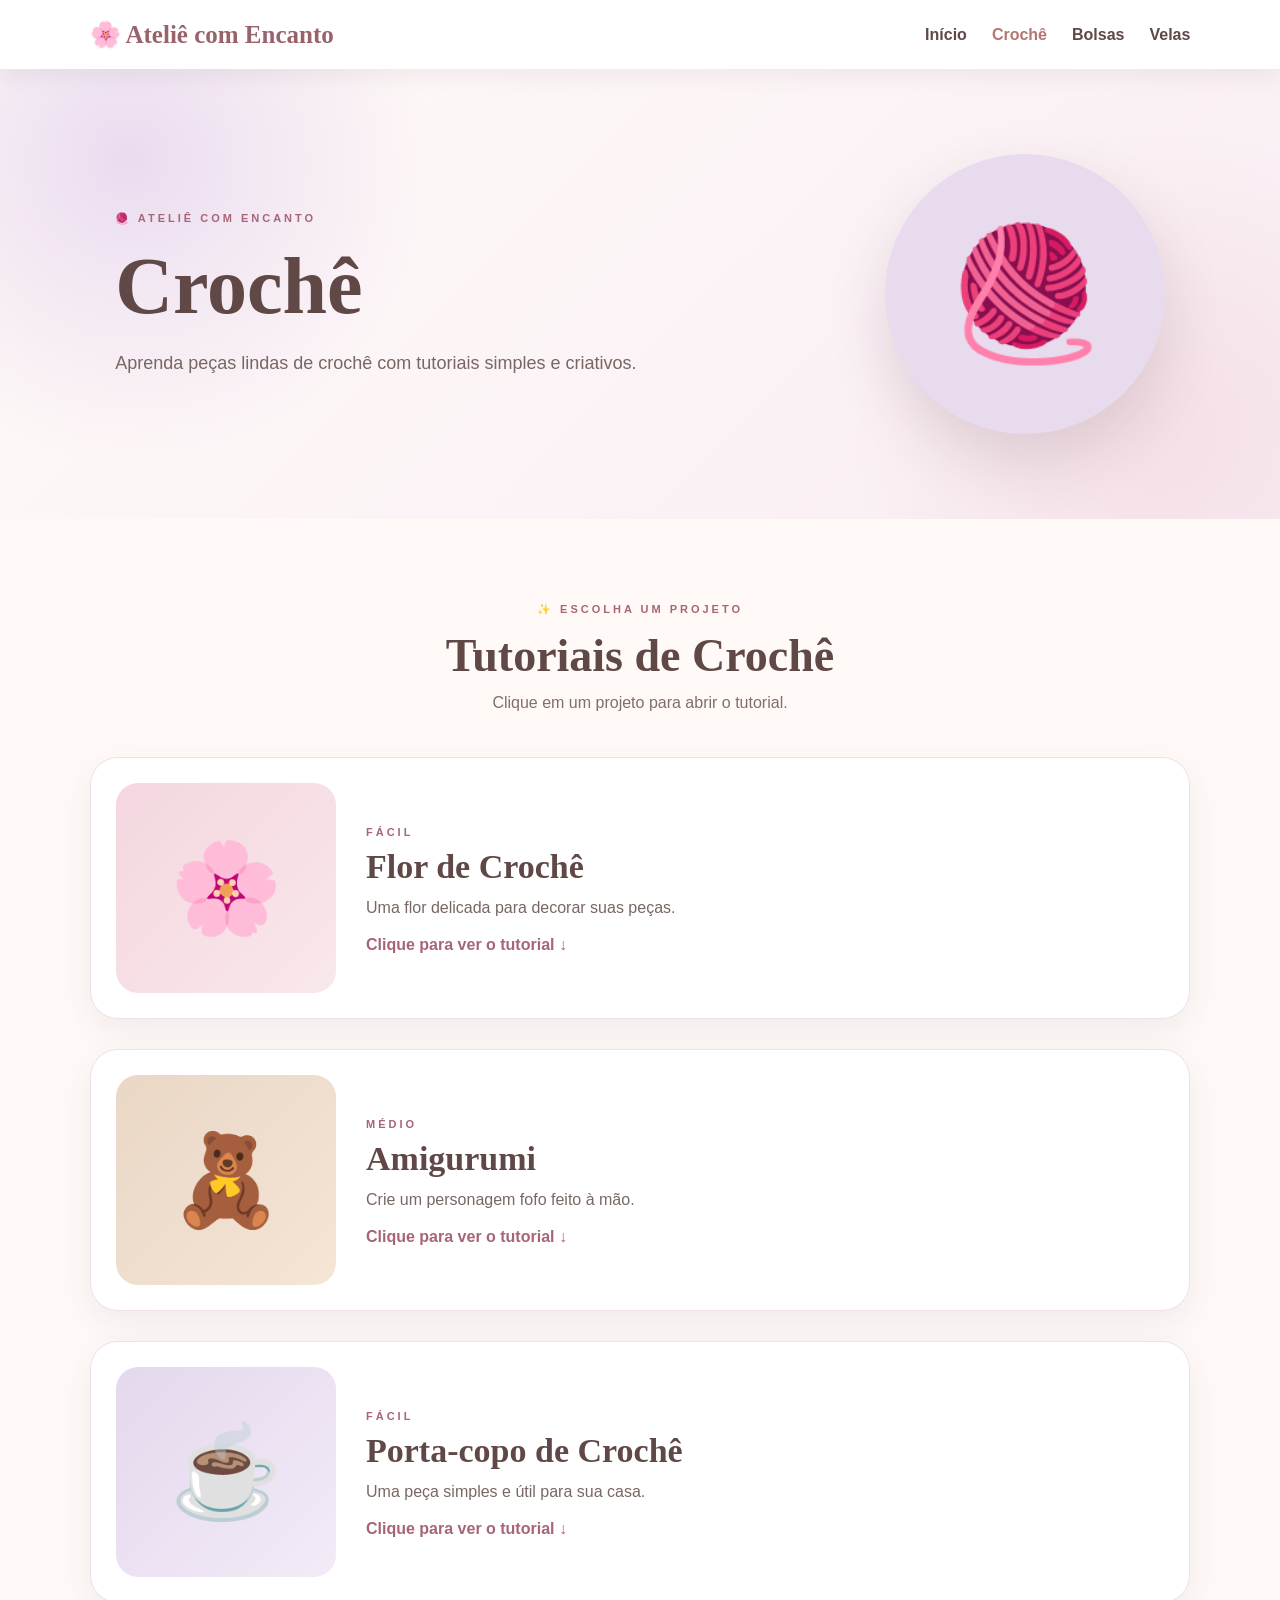
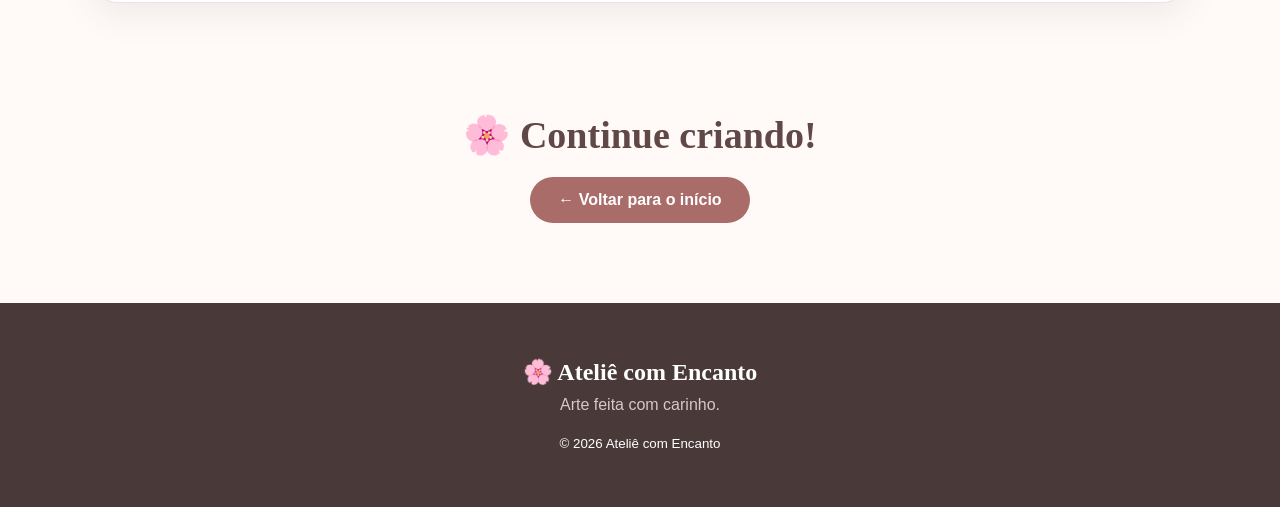
<file: croche.html>
<!DOCTYPE html>
<html lang="pt-BR">

<head>
    <meta charset="UTF-8">
    <meta name="viewport" content="width=device-width, initial-scale=1.0">

    <title>Crochê | Ateliê com Encanto</title>

    <link rel="stylesheet" href="croche.css">
</head>

<body>

    <header class="topo">

        <a href="index.html" class="logo">
            🌸 Ateliê com Encanto
        </a>

        <nav>
            <a href="index.html">Início</a>
            <a href="croche.html" class="ativo">Crochê</a>
            <a href="bolsas.html">Bolsas</a>
            <a href="velas.html">Velas</a>
        </nav>

    </header>


    <!-- CAPA -->

    <section class="hero">

        <div>
            <span>🧶 ATELIÊ COM ENCANTO</span>

            <h1>
                Crochê
            </h1>

            <p>
                Aprenda peças lindas de crochê
                com tutoriais simples e criativos.
            </p>
        </div>

        <div class="icone-grande">
            🧶
        </div>

    </section>


    <!-- TÍTULO -->

    <section class="titulo">

        <span>✨ ESCOLHA UM PROJETO</span>

        <h2>
            Tutoriais de Crochê
        </h2>

        <p>
            Clique em um projeto para abrir o tutorial.
        </p>

    </section>


    <!-- PROJETOS -->

    <main class="projetos">


        <!-- FLOR -->

        <details class="projeto">

            <summary>

                <div class="imagem flor">
                    🌸
                </div>

                <div>
                    <span>FÁCIL</span>

                    <h2>
                        Flor de Crochê
                    </h2>

                    <p>
                        Uma flor delicada para decorar
                        suas peças.
                    </p>

                    <strong>
                        Clique para ver o tutorial ↓
                    </strong>
                </div>

            </summary>


            <!-- TUTORIAL -->

            <div class="tutorial">

                <h3>🧶 Tutorial: Flor de Crochê</h3>

                <h4>Materiais</h4>

                <ul>
                    <li>Linha de crochê</li>
                    <li>Agulha de crochê</li>
                    <li>Tesoura</li>
                    <li>Agulha de tapeçaria</li>
                </ul>

                <h4>Passo a passo</h4>

                <ol>
                    <li>Faça um círculo mágico.</li>

                    <li>
                        Faça pontos baixos dentro
                        do círculo.
                    </li>

                    <li>
                        Faça os pontos necessários
                        para formar as pétalas.
                    </li>

                    <li>
                        Continue fazendo as pétalas
                        até completar a flor.
                    </li>

                    <li>
                        Arremate e esconda o fio.
                    </li>
                </ol>

            </div>

        </details>


        <!-- AMIGURUMI -->

        <details class="projeto">

            <summary>

                <div class="imagem urso">
                    🧸
                </div>

                <div>
                    <span>MÉDIO</span>

                    <h2>
                        Amigurumi
                    </h2>

                    <p>
                        Crie um personagem fofo
                        feito à mão.
                    </p>

                    <strong>
                        Clique para ver o tutorial ↓
                    </strong>
                </div>

            </summary>


            <div class="tutorial">

                <h3>🧸 Tutorial: Amigurumi</h3>

                <h4>Materiais</h4>

                <ul>
                    <li>Fio para amigurumi</li>
                    <li>Agulha de crochê</li>
                    <li>Enchimento</li>
                    <li>Olhos de segurança</li>
                    <li>Agulha de tapeçaria</li>
                </ul>

                <h4>Passo a passo</h4>

                <ol>
                    <li>Faça um círculo mágico.</li>

                    <li>
                        Trabalhe os pontos baixos
                        em espiral.
                    </li>

                    <li>
                        Faça aumentos para formar
                        o corpo.
                    </li>

                    <li>
                        Coloque o enchimento.
                    </li>

                    <li>
                        Diminua os pontos para fechar.
                    </li>

                    <li>
                        Faça os detalhes do personagem.
                    </li>
                </ol>

            </div>

        </details>


        <!-- PORTA-COPOS -->

        <details class="projeto">

            <summary>

                <div class="imagem porta">
                    ☕
                </div>

                <div>
                    <span>FÁCIL</span>

                    <h2>
                        Porta-copo de Crochê
                    </h2>

                    <p>
                        Uma peça simples e útil
                        para sua casa.
                    </p>

                    <strong>
                        Clique para ver o tutorial ↓
                    </strong>
                </div>

            </summary>


            <div class="tutorial">

                <h3>☕ Tutorial: Porta-copo</h3>

                <h4>Materiais</h4>

                <ul>
                    <li>Fio de algodão</li>
                    <li>Agulha de crochê</li>
                    <li>Tesoura</li>
                </ul>

                <h4>Passo a passo</h4>

                <ol>
                    <li>Faça um círculo mágico.</li>

                    <li>
                        Trabalhe pontos baixos
                        ao redor.
                    </li>

                    <li>
                        Faça aumentos para
                        aumentar o círculo.
                    </li>

                    <li>
                        Continue até atingir
                        o tamanho desejado.
                    </li>

                    <li>
                        Arremate o fio.
                    </li>
                </ol>

            </div>

        </details>


    </main>


    <!-- VOLTAR -->

    <section class="final">

        <h2>
            🌸 Continue criando!
        </h2>

        <a href="index.html">
            ← Voltar para o início
        </a>

    </section>


    <footer>

        <h2>🌸 Ateliê com Encanto</h2>

        <p>
            Arte feita com carinho.
        </p>

        <small>
            © 2026 Ateliê com Encanto
        </small>

    </footer>

</body>

</html>
</file>
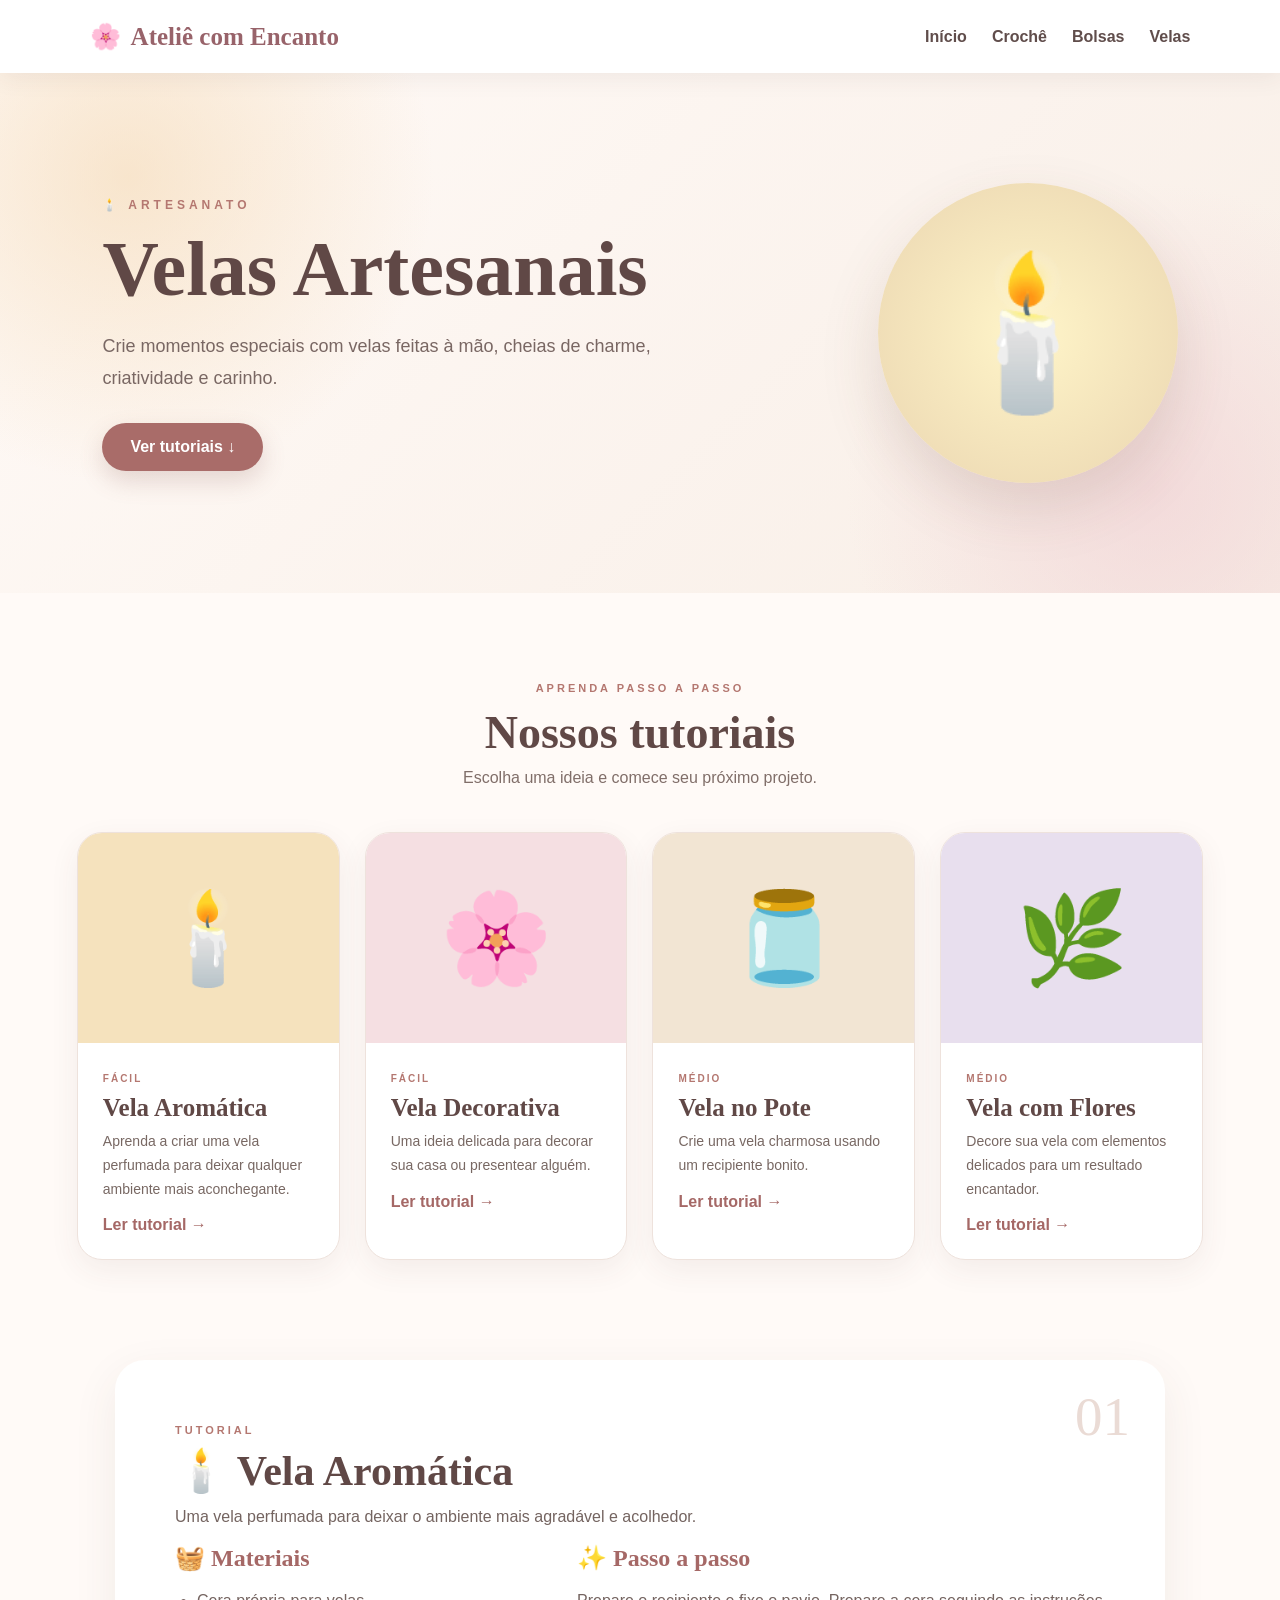
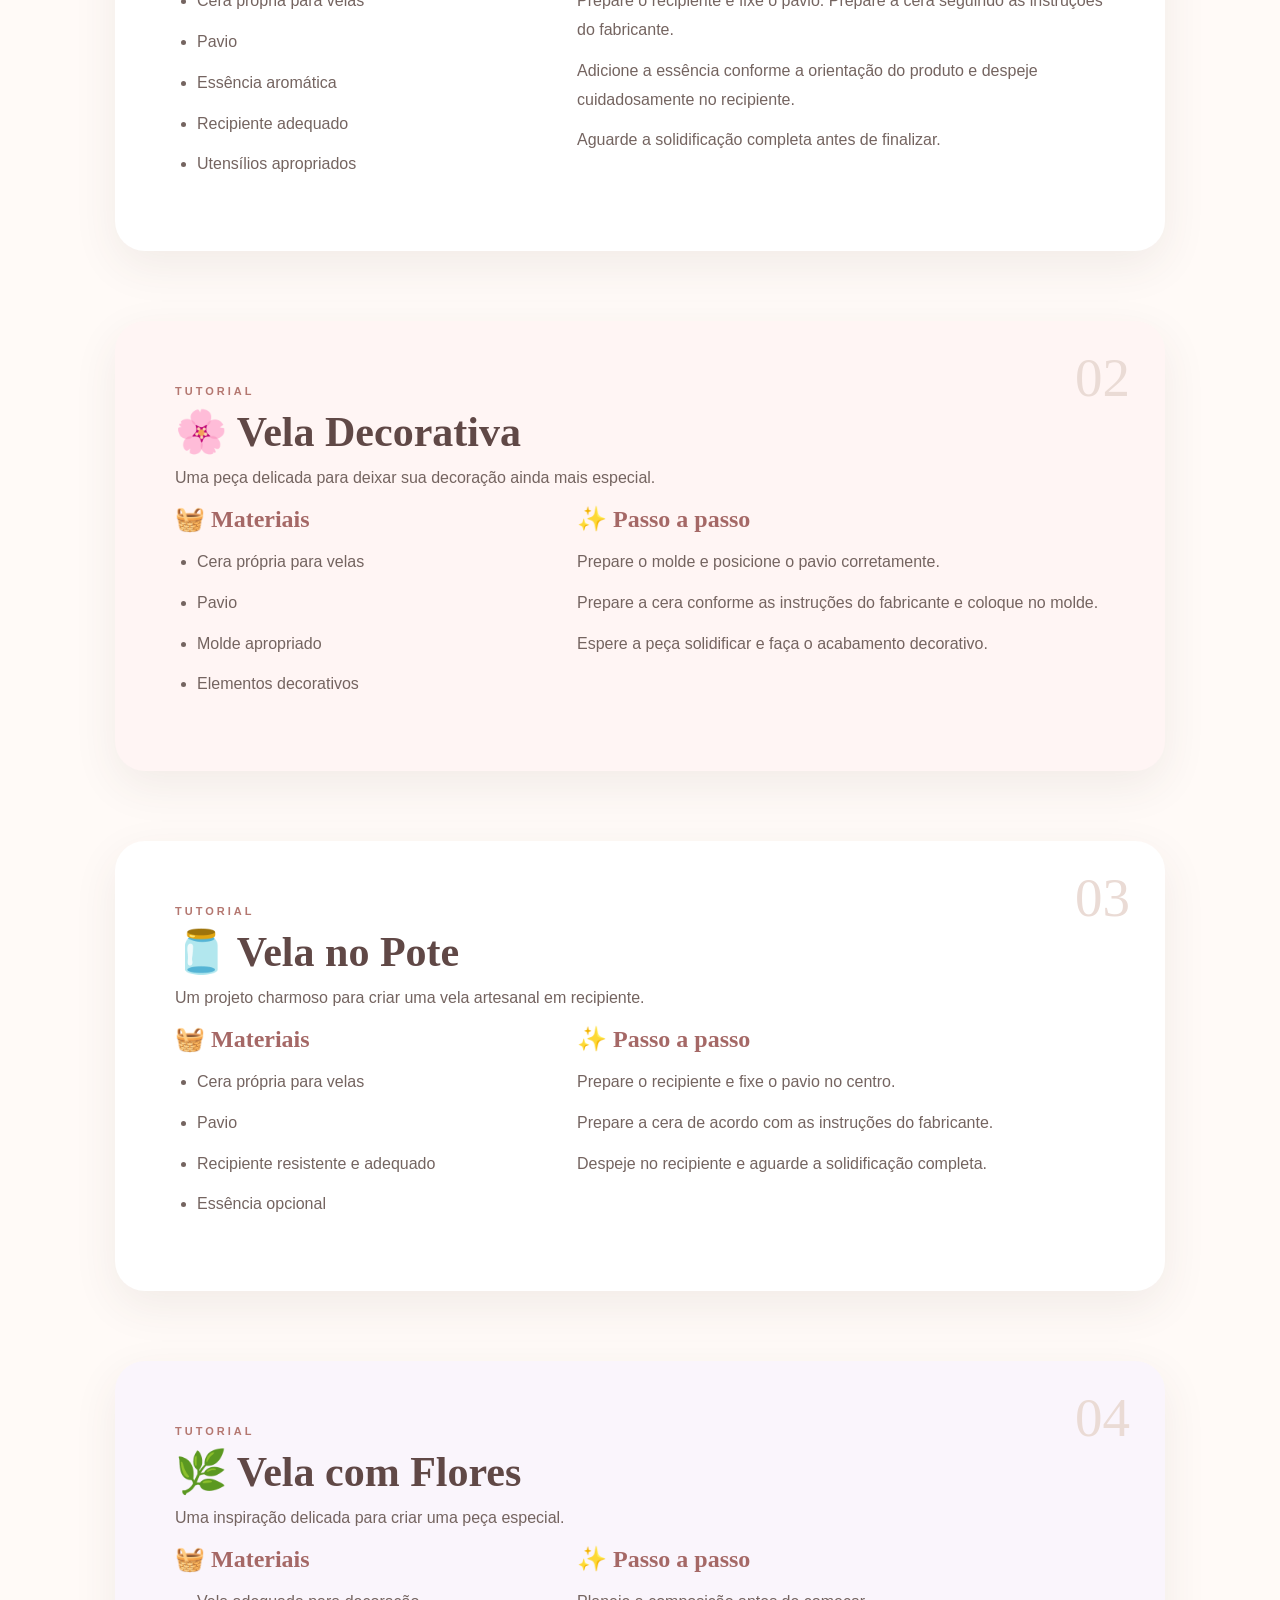
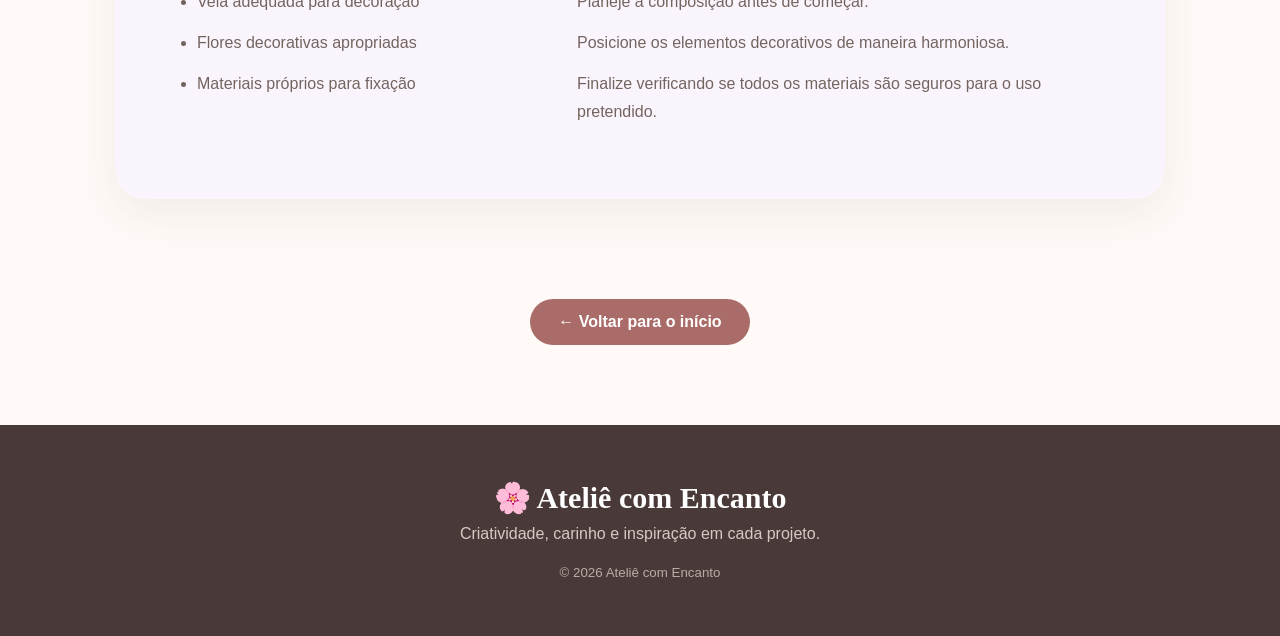
<file: velas.html>
<!DOCTYPE html>
<html lang="pt-BR">

<head>
    <meta charset="UTF-8">
    <meta name="viewport" content="width=device-width, initial-scale=1.0">

    <title>Velas Artesanais | Ateliê com Encanto</title>

    <link rel="stylesheet" href="velas.css">
</head>

<body>

    <!-- =========================
         MENU
    ========================== -->

    <header class="topo">

        <a href="index.html" class="logo">
            🌸
            <span>Ateliê com Encanto</span>
        </a>

        <nav>
            <a href="index.html">Início</a>
            <a href="croche.html">Crochê</a>
            <a href="bolsas.html">Bolsas</a>
            <a href="velas.html">Velas</a>
        </nav>

    </header>


    <!-- =========================
         CAPA
    ========================== -->

    <section class="hero">

        <div class="hero-conteudo">

            <span>🕯️ ARTESANATO</span>

            <h1>
                Velas Artesanais
            </h1>

            <p>
                Crie momentos especiais com velas
                feitas à mão, cheias de charme,
                criatividade e carinho.
            </p>

            <a href="#tutoriais" class="botao">
                Ver tutoriais ↓
            </a>

        </div>

        <div class="hero-vela">
            🕯️
        </div>

    </section>


    <!-- =========================
         TÍTULO
    ========================== -->

    <section class="titulo" id="tutoriais">

        <span>APRENDA PASSO A PASSO</span>

        <h2>
            Nossos tutoriais
        </h2>

        <p>
            Escolha uma ideia e comece seu próximo projeto.
        </p>

    </section>


    <!-- =========================
         CARDS
    ========================== -->

    <main class="cards">


        <article class="card">

            <div class="card-imagem dourado">
                🕯️
            </div>

            <div class="card-conteudo">

                <small>FÁCIL</small>

                <h3>
                    Vela Aromática
                </h3>

                <p>
                    Aprenda a criar uma vela perfumada
                    para deixar qualquer ambiente
                    mais aconchegante.
                </p>

                <a href="#aromatica">
                    Ler tutorial →
                </a>

            </div>

        </article>


        <article class="card">

            <div class="card-imagem rosa">
                🌸
            </div>

            <div class="card-conteudo">

                <small>FÁCIL</small>

                <h3>
                    Vela Decorativa
                </h3>

                <p>
                    Uma ideia delicada para decorar
                    sua casa ou presentear alguém.
                </p>

                <a href="#decorativa">
                    Ler tutorial →
                </a>

            </div>

        </article>


        <article class="card">

            <div class="card-imagem creme">
                🫙
            </div>

            <div class="card-conteudo">

                <small>MÉDIO</small>

                <h3>
                    Vela no Pote
                </h3>

                <p>
                    Crie uma vela charmosa usando
                    um recipiente bonito.
                </p>

                <a href="#pote">
                    Ler tutorial →
                </a>

            </div>

        </article>


        <article class="card">

            <div class="card-imagem lilas">
                🌿
            </div>

            <div class="card-conteudo">

                <small>MÉDIO</small>

                <h3>
                    Vela com Flores
                </h3>

                <p>
                    Decore sua vela com elementos
                    delicados para um resultado encantador.
                </p>

                <a href="#flores">
                    Ler tutorial →
                </a>

            </div>

        </article>

    </main>


    <!-- =========================
         TUTORIAL 1
    ========================== -->

    <section class="tutorial" id="aromatica">

        <div class="numero">
            01
        </div>

        <span>TUTORIAL</span>

        <h2>
            🕯️ Vela Aromática
        </h2>

        <p class="intro">
            Uma vela perfumada para deixar o ambiente
            mais agradável e acolhedor.
        </p>

        <div class="tutorial-grid">

            <div>

                <h3>🧺 Materiais</h3>

                <ul>
                    <li>Cera própria para velas</li>
                    <li>Pavio</li>
                    <li>Essência aromática</li>
                    <li>Recipiente adequado</li>
                    <li>Utensílios apropriados</li>
                </ul>

            </div>

            <div>

                <h3>✨ Passo a passo</h3>

                <p>
                    Prepare o recipiente e fixe o pavio.
                    Prepare a cera seguindo as instruções
                    do fabricante.
                </p>

                <p>
                    Adicione a essência conforme a
                    orientação do produto e despeje
                    cuidadosamente no recipiente.
                </p>

                <p>
                    Aguarde a solidificação completa
                    antes de finalizar.
                </p>

            </div>

        </div>

    </section>


    <!-- =========================
         TUTORIAL 2
    ========================== -->

    <section class="tutorial rosa-fundo" id="decorativa">

        <div class="numero">
            02
        </div>

        <span>TUTORIAL</span>

        <h2>
            🌸 Vela Decorativa
        </h2>

        <p class="intro">
            Uma peça delicada para deixar sua decoração
            ainda mais especial.
        </p>

        <div class="tutorial-grid">

            <div>

                <h3>🧺 Materiais</h3>

                <ul>
                    <li>Cera própria para velas</li>
                    <li>Pavio</li>
                    <li>Molde apropriado</li>
                    <li>Elementos decorativos</li>
                </ul>

            </div>

            <div>

                <h3>✨ Passo a passo</h3>

                <p>
                    Prepare o molde e posicione o pavio
                    corretamente.
                </p>

                <p>
                    Prepare a cera conforme as instruções
                    do fabricante e coloque no molde.
                </p>

                <p>
                    Espere a peça solidificar e faça
                    o acabamento decorativo.
                </p>

            </div>

        </div>

    </section>


    <!-- =========================
         TUTORIAL 3
    ========================== -->

    <section class="tutorial" id="pote">

        <div class="numero">
            03
        </div>

        <span>TUTORIAL</span>

        <h2>
            🫙 Vela no Pote
        </h2>

        <p class="intro">
            Um projeto charmoso para criar uma
            vela artesanal em recipiente.
        </p>

        <div class="tutorial-grid">

            <div>

                <h3>🧺 Materiais</h3>

                <ul>
                    <li>Cera própria para velas</li>
                    <li>Pavio</li>
                    <li>Recipiente resistente e adequado</li>
                    <li>Essência opcional</li>
                </ul>

            </div>

            <div>

                <h3>✨ Passo a passo</h3>

                <p>
                    Prepare o recipiente e fixe o pavio
                    no centro.
                </p>

                <p>
                    Prepare a cera de acordo com as
                    instruções do fabricante.
                </p>

                <p>
                    Despeje no recipiente e aguarde
                    a solidificação completa.
                </p>

            </div>

        </div>

    </section>


    <!-- =========================
         TUTORIAL 4
    ========================== -->

    <section class="tutorial lilas-fundo" id="flores">

        <div class="numero">
            04
        </div>

        <span>TUTORIAL</span>

        <h2>
            🌿 Vela com Flores
        </h2>

        <p class="intro">
            Uma inspiração delicada para criar
            uma peça especial.
        </p>

        <div class="tutorial-grid">

            <div>

                <h3>🧺 Materiais</h3>

                <ul>
                    <li>Vela adequada para decoração</li>
                    <li>Flores decorativas apropriadas</li>
                    <li>Materiais próprios para fixação</li>
                </ul>

            </div>

            <div>

                <h3>✨ Passo a passo</h3>

                <p>
                    Planeje a composição antes de começar.
                </p>

                <p>
                    Posicione os elementos decorativos
                    de maneira harmoniosa.
                </p>

                <p>
                    Finalize verificando se todos os
                    materiais são seguros para o uso
                    pretendido.
                </p>

            </div>

        </div>

    </section>


    <!-- =========================
         VOLTAR
    ========================== -->

    <div class="voltar">

        <a href="index.html">
            ← Voltar para o início
        </a>

    </div>


    <!-- =========================
         RODAPÉ
    ========================== -->

    <footer>

        <h2>
            🌸 Ateliê com Encanto
        </h2>

        <p>
            Criatividade, carinho e inspiração
            em cada projeto.
        </p>

        <small>
            © 2026 Ateliê com Encanto
        </small>

    </footer>

</body>

</html>
</file>
<file: croche.css>
* {
    margin: 0;
    padding: 0;
    box-sizing: border-box;
}

html {
    scroll-behavior: smooth;
}

body {
    font-family: Arial, sans-serif;
    background: #fffaf7;
    color: #604846;
}


/* MENU */

.topo {
    background: white;
    padding: 20px 7%;

    display: flex;
    align-items: center;
    justify-content: space-between;

    box-shadow: 0 5px 25px rgba(70, 50, 45, 0.08);

    position: sticky;
    top: 0;
    z-index: 10;
}

.logo {
    color: #98636a;
    text-decoration: none;

    font-family: Georgia, serif;
    font-size: 25px;
    font-weight: bold;
}

nav {
    display: flex;
    gap: 25px;
}

nav a {
    color: #604846;
    text-decoration: none;
    font-weight: bold;
}

nav a:hover,
nav a.ativo {
    color: #b47770;
}


/* CAPA */

.hero {
    min-height: 450px;

    padding: 70px 9%;

    display: flex;
    align-items: center;
    justify-content: space-between;

    background:
        radial-gradient(circle at 10% 20%, #eadcf0, transparent 25%),
        radial-gradient(circle at 90% 80%, #f4dfe5, transparent 25%),
        linear-gradient(135deg, #fffaf7, #f8edf4);
}

.hero > div:first-child {
    max-width: 650px;
}

.hero span,
.titulo span,
.projeto summary span {
    color: #a76575;

    font-size: 11px;
    font-weight: bold;
    letter-spacing: 3px;
}

.hero h1 {
    font-family: Georgia, serif;

    font-size: 80px;

    margin: 15px 0;

    color: #604846;
}

.hero p {
    font-size: 18px;
    line-height: 1.8;
    color: #786763;
}

.icone-grande {
    width: 280px;
    height: 280px;

    border-radius: 50%;

    display: flex;
    align-items: center;
    justify-content: center;

    font-size: 130px;

    background: #e8dbee;

    box-shadow: 0 25px 60px rgba(80, 50, 70, 0.15);
}


/* TÍTULO */

.titulo {
    text-align: center;

    padding: 80px 20px 45px;
}

.titulo h2 {
    font-family: Georgia, serif;

    font-size: 46px;

    margin: 12px 0;
}

.titulo p {
    color: #806e69;
}


/* PROJETOS */

.projetos {
    width: 88%;
    max-width: 1100px;

    margin: auto;
}


/* CARD */

.projeto {
    background: white;

    margin-bottom: 30px;

    border-radius: 28px;

    overflow: hidden;

    border: 1px solid #eee1e8;

    box-shadow: 0 12px 35px rgba(70, 50, 60, 0.08);

    transition: 0.3s;
}

.projeto:hover {
    box-shadow: 0 20px 45px rgba(70, 50, 60, 0.13);
}


/* PARTE CLICÁVEL */

.projeto summary {
    padding: 25px;

    display: grid;

    grid-template-columns: 220px 1fr;

    gap: 30px;

    align-items: center;

    cursor: pointer;

    list-style: none;
}

.projeto summary::-webkit-details-marker {
    display: none;
}


/* IMAGEM */

.imagem {
    height: 210px;

    border-radius: 22px;

    display: flex;
    align-items: center;
    justify-content: center;

    font-size: 90px;
}

.flor {
    background: linear-gradient(135deg, #f4d6df, #f9e8eb);
}

.urso {
    background: linear-gradient(135deg, #ead7c6, #f4e5d5);
}

.porta {
    background: linear-gradient(135deg, #e4d8ed, #f3ebf7);
}


/* TEXTO */

.projeto h2 {
    font-family: Georgia, serif;

    font-size: 34px;

    margin: 8px 0;
}

.projeto summary p {
    color: #786763;

    line-height: 1.7;

    margin-bottom: 15px;
}

.projeto strong {
    color: #a76575;
}


/* TUTORIAL */

.tutorial {
    padding: 35px 40px 45px;

    border-top: 1px solid #eee1e8;

    background: #fffafa;
}

.tutorial h3 {
    font-family: Georgia, serif;

    font-size: 30px;

    color: #604846;

    margin-bottom: 25px;
}

.tutorial h4 {
    color: #a76575;

    font-family: Georgia, serif;

    font-size: 21px;

    margin: 22px 0 10px;
}

.tutorial ul,
.tutorial ol {
    padding-left: 25px;

    color: #75635f;
}

.tutorial li {
    margin: 8px 0;

    line-height: 1.6;
}


/* FINAL */

.final {
    text-align: center;

    padding: 80px 20px;
}

.final h2 {
    font-family: Georgia, serif;

    font-size: 38px;
}

.final a {
    display: inline-block;

    margin-top: 20px;

    padding: 14px 28px;

    border-radius: 50px;

    background: #a96c69;

    color: white;

    text-decoration: none;

    font-weight: bold;
}


/* RODAPÉ */

footer {
    background: #493a39;

    color: white;

    text-align: center;

    padding: 55px 20px;
}

footer h2 {
    font-family: Georgia, serif;
}

footer p {
    color: #d8c8c3;

    margin: 10px 0 20px;
}


/* TABLET */

@media (max-width: 800px) {

    .hero {
        flex-direction: column;

        text-align: center;
    }

    .projeto summary {
        grid-template-columns: 1fr;
    }

    .imagem {
        width: 100%;
    }
}


/* CELULAR */

@media (max-width: 600px) {

    .topo {
        flex-direction: column;

        gap: 15px;
    }

    nav {
        flex-wrap: wrap;

        justify-content: center;

        gap: 12px 18px;
    }

    .hero {
        padding: 55px 20px;
    }

    .hero h1 {
        font-size: 55px;
    }

    .icone-grande {
        width: 210px;
        height: 210px;

        font-size: 95px;
    }

    .projetos {
        width: 92%;
    }

    .projeto summary {
        padding: 18px;
    }

    .tutorial {
        padding: 25px 22px 35px;
    }

    .tutorial h3 {
        font-size: 26px;
    }
}
</file>
<file: velas.css>
* {
    margin: 0;
    padding: 0;
    box-sizing: border-box;
}

html {
    scroll-behavior: smooth;
}

body {
    font-family: Arial, sans-serif;
    background: #fffaf7;
    color: #5d4947;
}


/* =========================
   TOPO
========================= */

.topo {
    background: rgba(255, 255, 255, 0.96);
    padding: 22px 7%;

    display: flex;
    justify-content: space-between;
    align-items: center;

    position: sticky;
    top: 0;
    z-index: 100;

    box-shadow: 0 4px 25px rgba(80, 55, 45, 0.08);
}

.logo {
    display: flex;
    align-items: center;
    gap: 10px;

    text-decoration: none;

    color: #98636a;

    font-family: Georgia, serif;
    font-size: 25px;
    font-weight: bold;
}

nav {
    display: flex;
    gap: 25px;
}

nav a {
    color: #604d4b;
    text-decoration: none;
    font-weight: bold;

    transition: .3s;
}

nav a:hover {
    color: #b77a73;
}


/* =========================
   HERO
========================= */

.hero {
    min-height: 520px;

    padding: 70px 8%;

    display: flex;
    align-items: center;
    justify-content: space-between;
    gap: 50px;

    background:
        radial-gradient(
            circle at 10% 20%,
            rgba(244, 216, 178, .6),
            transparent 25%
        ),
        radial-gradient(
            circle at 90% 80%,
            rgba(239, 205, 210, .6),
            transparent 25%
        ),
        linear-gradient(
            135deg,
            #fffaf7,
            #f8eee6
        );
}

.hero-conteudo {
    max-width: 650px;
}

.hero-conteudo > span {
    color: #b47770;

    font-size: 12px;

    font-weight: bold;

    letter-spacing: 4px;
}

.hero h1 {
    font-family: Georgia, serif;

    color: #604846;

    font-size: clamp(48px, 7vw, 78px);

    line-height: 1.05;

    margin: 15px 0 20px;
}

.hero p {
    color: #796763;

    font-size: 18px;

    line-height: 1.8;

    max-width: 570px;
}

.hero-vela {
    width: 300px;
    height: 300px;

    border-radius: 50%;

    display: flex;
    align-items: center;
    justify-content: center;

    background:
        radial-gradient(
            circle,
            #fff5c9,
            #ead5b0
        );

    font-size: 150px;

    box-shadow:
        0 25px 60px rgba(100, 70, 50, .15);

    animation: flutuar 4s ease-in-out infinite;
}

@keyframes flutuar {

    0%, 100% {
        transform: translateY(0);
    }

    50% {
        transform: translateY(-12px);
    }

}


/* =========================
   BOTÃO
========================= */

.botao {
    display: inline-block;

    margin-top: 28px;

    padding: 15px 28px;

    border-radius: 50px;

    background: #a96c69;

    color: white;

    text-decoration: none;

    font-weight: bold;

    box-shadow: 0 10px 25px rgba(130, 80, 75, .2);

    transition: .3s;
}

.botao:hover {
    transform: translateY(-4px);

    background: #8e5755;
}


/* =========================
   TÍTULO
========================= */

.titulo {
    text-align: center;

    padding: 85px 20px 45px;
}

.titulo span {
    color: #b47770;

    font-size: 11px;

    font-weight: bold;

    letter-spacing: 3px;
}

.titulo h2 {
    font-family: Georgia, serif;

    color: #604846;

    font-size: 46px;

    margin: 10px 0;
}

.titulo p {
    color: #806e69;
}


/* =========================
   CARDS
========================= */

.cards {
    width: 88%;
    max-width: 1200px;

    margin: 0 auto 100px;

    display: grid;

    grid-template-columns: repeat(4, 1fr);

    gap: 25px;
}

.card {
    background: white;

    overflow: hidden;

    border-radius: 25px;

    border: 1px solid #eee2dc;

    box-shadow:
        0 10px 30px rgba(80, 60, 50, .07);

    transition: .35s;
}

.card:hover {
    transform: translateY(-10px);

    box-shadow:
        0 25px 45px rgba(80, 60, 50, .14);
}

.card-imagem {
    height: 210px;

    display: flex;

    align-items: center;

    justify-content: center;

    font-size: 90px;
}

.dourado {
    background: #f5e2bd;
}

.rosa {
    background: #f5dfe2;
}

.creme {
    background: #f2e5d3;
}

.lilas {
    background: #e8dfee;
}

.card-conteudo {
    padding: 25px;
}

.card-conteudo small {
    color: #b47770;

    font-size: 10px;

    font-weight: bold;

    letter-spacing: 2px;
}

.card-conteudo h3 {
    font-family: Georgia, serif;

    color: #604846;

    font-size: 25px;

    margin: 8px 0;
}

.card-conteudo p {
    color: #786863;

    line-height: 1.7;

    font-size: 14px;

    margin-bottom: 15px;
}

.card-conteudo a {
    color: #a56866;

    text-decoration: none;

    font-weight: bold;
}


/* =========================
   TUTORIAL
========================= */

.tutorial {
    width: 88%;
    max-width: 1050px;

    margin: 0 auto 70px;

    padding: 60px;

    position: relative;

    background: white;

    border-radius: 30px;

    box-shadow:
        0 15px 45px rgba(80, 60, 50, .08);
}

.tutorial.rosa-fundo {
    background: #fff5f4;
}

.tutorial.lilas-fundo {
    background: #faf5fc;
}

.numero {
    position: absolute;

    right: 35px;
    top: 25px;

    font-family: Georgia, serif;

    font-size: 55px;

    color: #eadbd5;
}

.tutorial > span {
    color: #b47770;

    font-size: 11px;

    font-weight: bold;

    letter-spacing: 3px;
}

.tutorial h2 {
    font-family: Georgia, serif;

    color: #604846;

    font-size: 42px;

    margin: 8px 0;
}

.intro {
    color: #806e69;

    margin-bottom: 35px;
}

.tutorial-grid {
    display: grid;

    grid-template-columns: 1fr 1.5fr;

    gap: 50px;
}

.tutorial h3 {
    font-family: Georgia, serif;

    color: #a56866;

    font-size: 24px;

    margin-bottom: 15px;
}

.tutorial ul {
    padding-left: 22px;
}

.tutorial li,
.tutorial p {
    color: #746460;

    line-height: 1.8;

    margin-bottom: 12px;
}


/* =========================
   VOLTAR
========================= */

.voltar {
    text-align: center;

    padding: 30px 20px 80px;
}

.voltar a {
    display: inline-block;

    padding: 14px 28px;

    border-radius: 50px;

    background: #a96c69;

    color: white;

    text-decoration: none;

    font-weight: bold;
}


/* =========================
   RODAPÉ
========================= */

footer {
    background: #493a39;

    color: white;

    text-align: center;

    padding: 55px 20px;
}

footer h2 {
    font-family: Georgia, serif;

    font-size: 30px;
}

footer p {
    color: #d8c8c3;

    margin: 10px 0 20px;
}

footer small {
    color: #bbaaa5;
}


/* =========================
   TABLET
========================= */

@media (max-width: 1000px) {

    .cards {
        grid-template-columns: repeat(2, 1fr);
    }

    .hero {
        text-align: center;

        flex-direction: column;
    }

    .hero-conteudo {
        margin: auto;
    }

}


/* =========================
   CELULAR
========================= */

@media (max-width: 650px) {

    .topo {
        flex-direction: column;

        gap: 18px;

        text-align: center;
    }

    nav {
        flex-wrap: wrap;

        justify-content: center;

        gap: 12px 18px;
    }

    .hero {
        padding: 60px 20px;
    }

    .hero-vela {
        width: 220px;
        height: 220px;

        font-size: 110px;
    }

    .cards {
        width: 90%;

        grid-template-columns: 1fr;
    }

    .tutorial {
        width: 90%;

        padding: 30px 25px;
    }

    .tutorial-grid {
        grid-template-columns: 1fr;

        gap: 25px;
    }

    .tutorial h2 {
        font-size: 34px;
    }

    .numero {
        display: none;
    }

}
</file>
